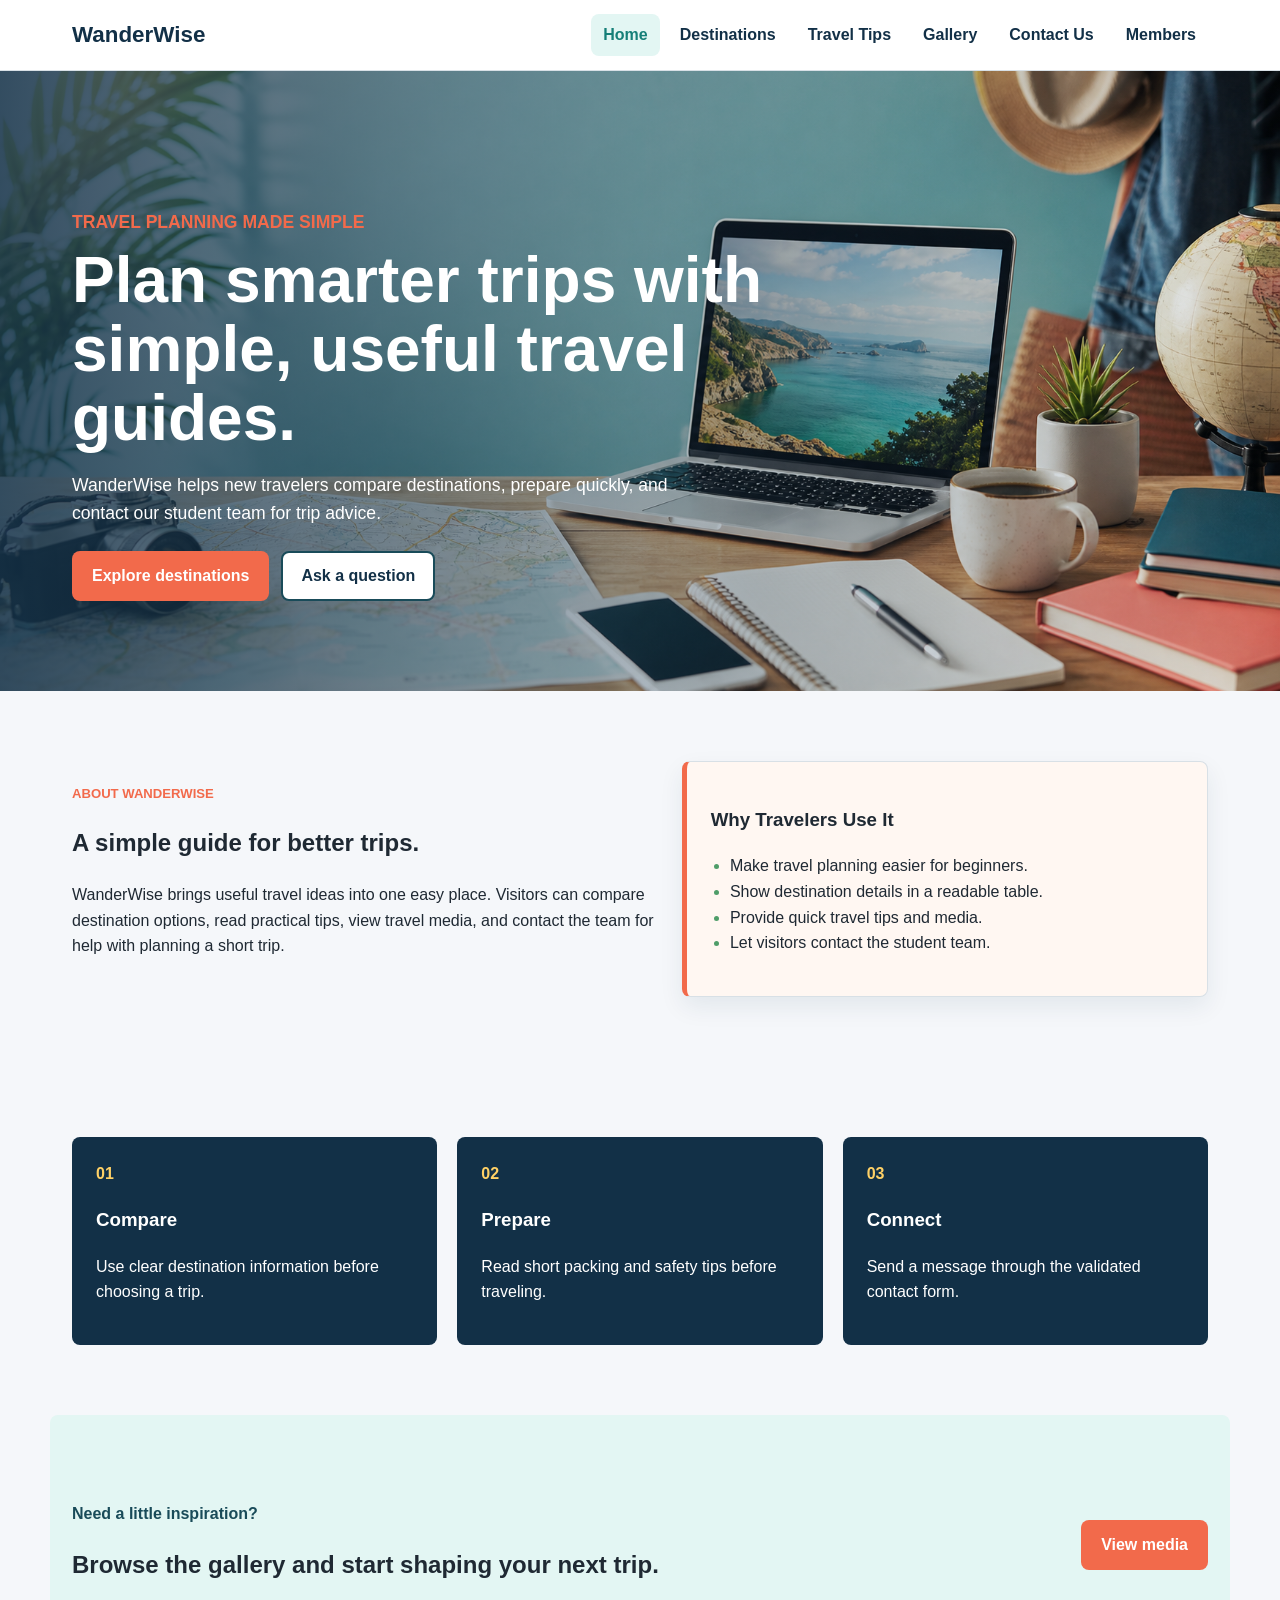
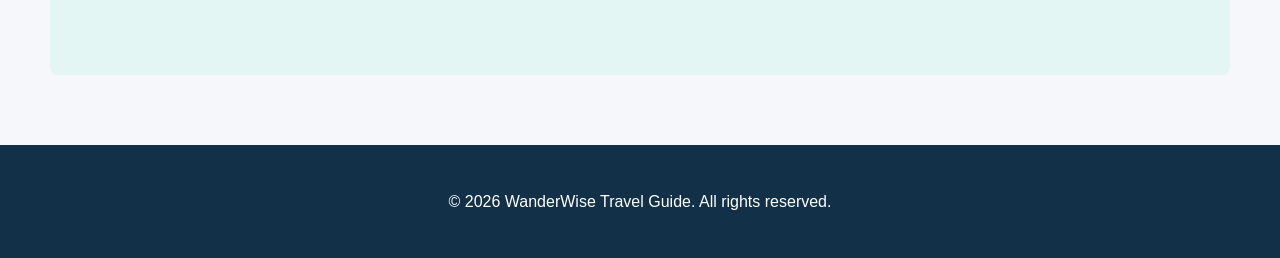
<file: index.html>
<!DOCTYPE html>
<html lang="en">
<head>
  <meta charset="UTF-8">
  <meta name="viewport" content="width=device-width, initial-scale=1.0">
  <meta name="description" content="WanderWise is a simple travel guide for planning smarter short trips.">
  <title>WanderWise | Home</title>
  <link rel="stylesheet" href="assets/css/styles.css">
  <style>
    #home-highlight {
      border-left: 5px solid #f26a4b;
      background: #fff7f2;
    }

    .hero-note {
      color: #194b59;
      font-weight: 700;
    }
  </style>
</head>
<body>
  <header class="site-header">
    <nav class="navbar" aria-label="Main navigation">
      <a class="brand" href="index.html">WanderWise</a>
      <button class="menu-toggle" type="button" aria-label="Toggle navigation" aria-expanded="false">Menu</button>
      <ul class="nav-links">
        <li><a href="index.html">Home</a></li>
        <li><a href="destinations.html">Destinations</a></li>
        <li><a href="tips.html">Travel Tips</a></li>
        <li><a href="gallery.html">Gallery</a></li>
        <li><a href="contact.html">Contact Us</a></li>
        <li><a href="members.html">Members</a></li>
      </ul>
    </nav>
  </header>

  <main>
    <section class="hero" aria-label="Travel planning introduction">
      <img src="assets/images/hero-travel.png" alt="Travel planning desk with laptop, map, notebook, and coffee">
      <div class="hero-content">
        <p class="eyebrow">Travel Planning Made Simple</p>
        <h1>Plan smarter trips with simple, useful travel guides.</h1>
        <p>WanderWise helps new travelers compare destinations, prepare quickly, and contact our student team for trip advice.</p>
        <div class="button-row">
          <a class="btn primary" href="destinations.html">Explore destinations</a>
          <a class="btn secondary" href="contact.html" style="border-color:#194b59;">Ask a question</a>
        </div>
      </div>
    </section>

    <section class="section two-column">
      <div>
        <p class="section-label">About WanderWise</p>
        <h2>A simple guide for better trips.</h2>
        <p>WanderWise brings useful travel ideas into one easy place. Visitors can compare destination options, read practical tips, view travel media, and contact the team for help with planning a short trip.</p>
      </div>
      <aside class="info-panel" id="home-highlight">
        <h3>Why Travelers Use It</h3>
        <ul class="check-list">
          <li>Make travel planning easier for beginners.</li>
          <li>Show destination details in a readable table.</li>
          <li>Provide quick travel tips and media.</li>
          <li>Let visitors contact the student team.</li>
        </ul>
      </aside>
    </section>

    <section class="section feature-strip">
      <article>
        <span class="feature-number">01</span>
        <h3>Compare</h3>
        <p>Use clear destination information before choosing a trip.</p>
      </article>
      <article>
        <span class="feature-number">02</span>
        <h3>Prepare</h3>
        <p>Read short packing and safety tips before traveling.</p>
      </article>
      <article>
        <span class="feature-number">03</span>
        <h3>Connect</h3>
        <p>Send a message through the validated contact form.</p>
      </article>
    </section>

    <section class="section callout">
      <div>
        <p class="hero-note">Need a little inspiration?</p>
        <h2>Browse the gallery and start shaping your next trip.</h2>
      </div>
      <a class="btn primary" href="gallery.html">View media</a>
    </section>
  </main>

  <footer class="site-footer">
    <p>&copy; <span id="year"></span> WanderWise Travel Guide. All rights reserved.</p>
  </footer>

  <script src="assets/js/main.js"></script>
</body>
</html>
</file>
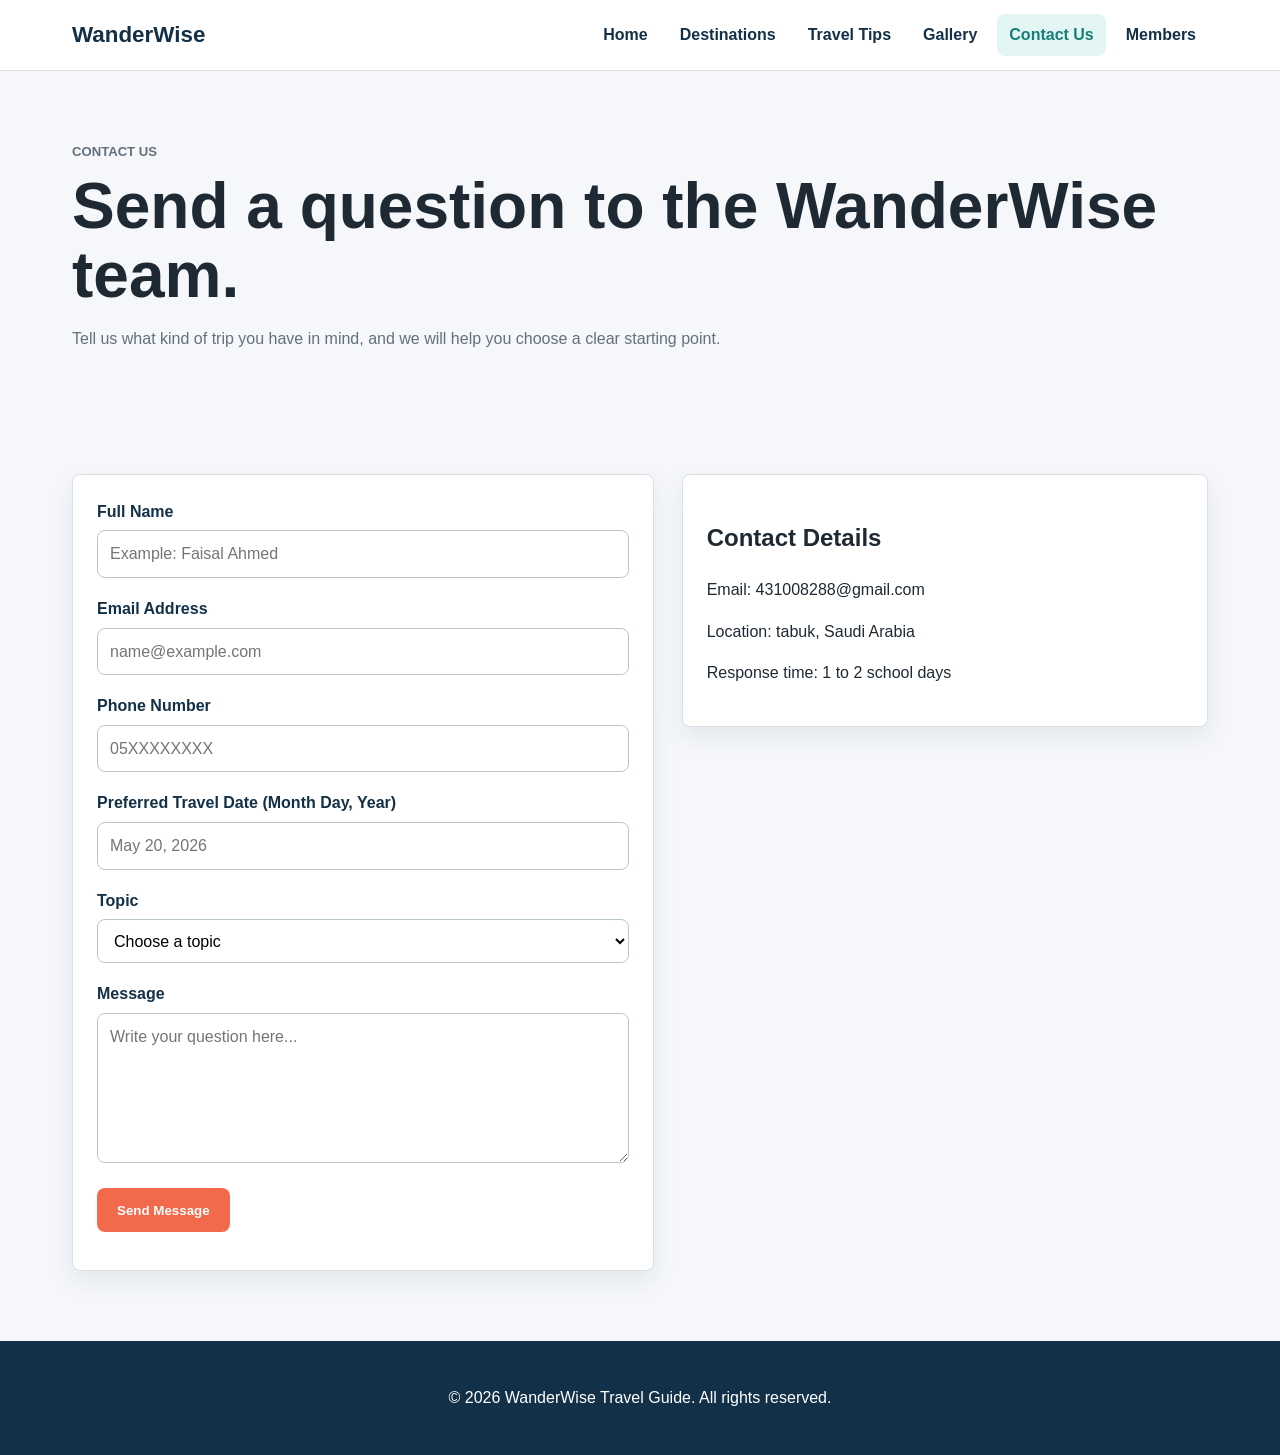
<file: contact.html>
<!DOCTYPE html>
<html lang="en">
<head>
  <meta charset="UTF-8">
  <meta name="viewport" content="width=device-width, initial-scale=1.0">
  <meta name="description" content="Contact the WanderWise student team with a validated form.">
  <title>WanderWise | Contact Us</title>
  <link rel="stylesheet" href="assets/css/styles.css">
</head>
<body>
  <header class="site-header">
    <nav class="navbar" aria-label="Main navigation">
      <a class="brand" href="index.html">WanderWise</a>
      <button class="menu-toggle" type="button" aria-label="Toggle navigation" aria-expanded="false">Menu</button>
      <ul class="nav-links">
        <li><a href="index.html">Home</a></li>
        <li><a href="destinations.html">Destinations</a></li>
        <li><a href="tips.html">Travel Tips</a></li>
        <li><a href="gallery.html">Gallery</a></li>
        <li><a href="contact.html">Contact Us</a></li>
        <li><a href="members.html">Members</a></li>
      </ul>
    </nav>
  </header>

  <main>
    <section class="page-heading">
      <p class="section-label">Contact Us</p>
      <h1>Send a question to the WanderWise team.</h1>
      <p>Tell us what kind of trip you have in mind, and we will help you choose a clear starting point.</p>
    </section>

    <section class="section contact-layout">
      <form id="contactForm" class="contact-form" action="#" method="post">
        <div class="form-row">
          <label for="fullName">Full Name</label>
          <input id="fullName" name="fullName" type="text" placeholder="Example: Faisal Ahmed" pattern="[A-Za-z ]{3,40}" title="Use 3 to 40 letters and spaces only." required>
        </div>

        <div class="form-row">
          <label for="email">Email Address</label>
          <input id="email" name="email" type="email" placeholder="name@example.com" required>
        </div>

        <div class="form-row">
          <label for="phone">Phone Number</label>
          <input id="phone" name="phone" type="tel" placeholder="05XXXXXXXX" pattern="05[0-9]{8}" title="Use a Saudi mobile number format such as 05XXXXXXXX." required>
        </div>

        <div class="form-row">
          <label for="travelDate">Preferred Travel Date (Month Day, Year)</label>
          <input id="travelDate" name="travelDate" type="text" placeholder="May 20, 2026" pattern="(January|February|March|April|May|June|July|August|September|October|November|December) ([1-9]|[12][0-9]|3[01]), [0-9]{4}" title="Write the date in English like May 20, 2026." required>
        </div>

        <div class="form-row">
          <label for="topic">Topic</label>
          <select id="topic" name="topic" required>
            <option value="">Choose a topic</option>
            <option value="destination">Destination advice</option>
            <option value="budget">Budget planning</option>
            <option value="packing">Packing tips</option>
            <option value="other">Other question</option>
          </select>
        </div>

        <div class="form-row">
          <label for="message">Message</label>
          <textarea id="message" name="message" rows="5" placeholder="Write your question here..." minlength="10" required></textarea>
        </div>

        <button class="btn primary" type="submit">Send Message</button>
        <p id="formStatus" class="form-status" aria-live="polite"></p>
      </form>

      <aside class="info-panel">
        <h2>Contact Details</h2>
        <p>Email: 431008288@gmail.com</p>
        <p>Location: tabuk, Saudi Arabia</p>
        <p>Response time: 1 to 2 school days</p>
      </aside>
    </section>
  </main>

  <footer class="site-footer">
    <p>&copy; <span id="year"></span> WanderWise Travel Guide. All rights reserved.</p>
  </footer>

  <script src="assets/js/main.js"></script>
</body>
</html>
</file>
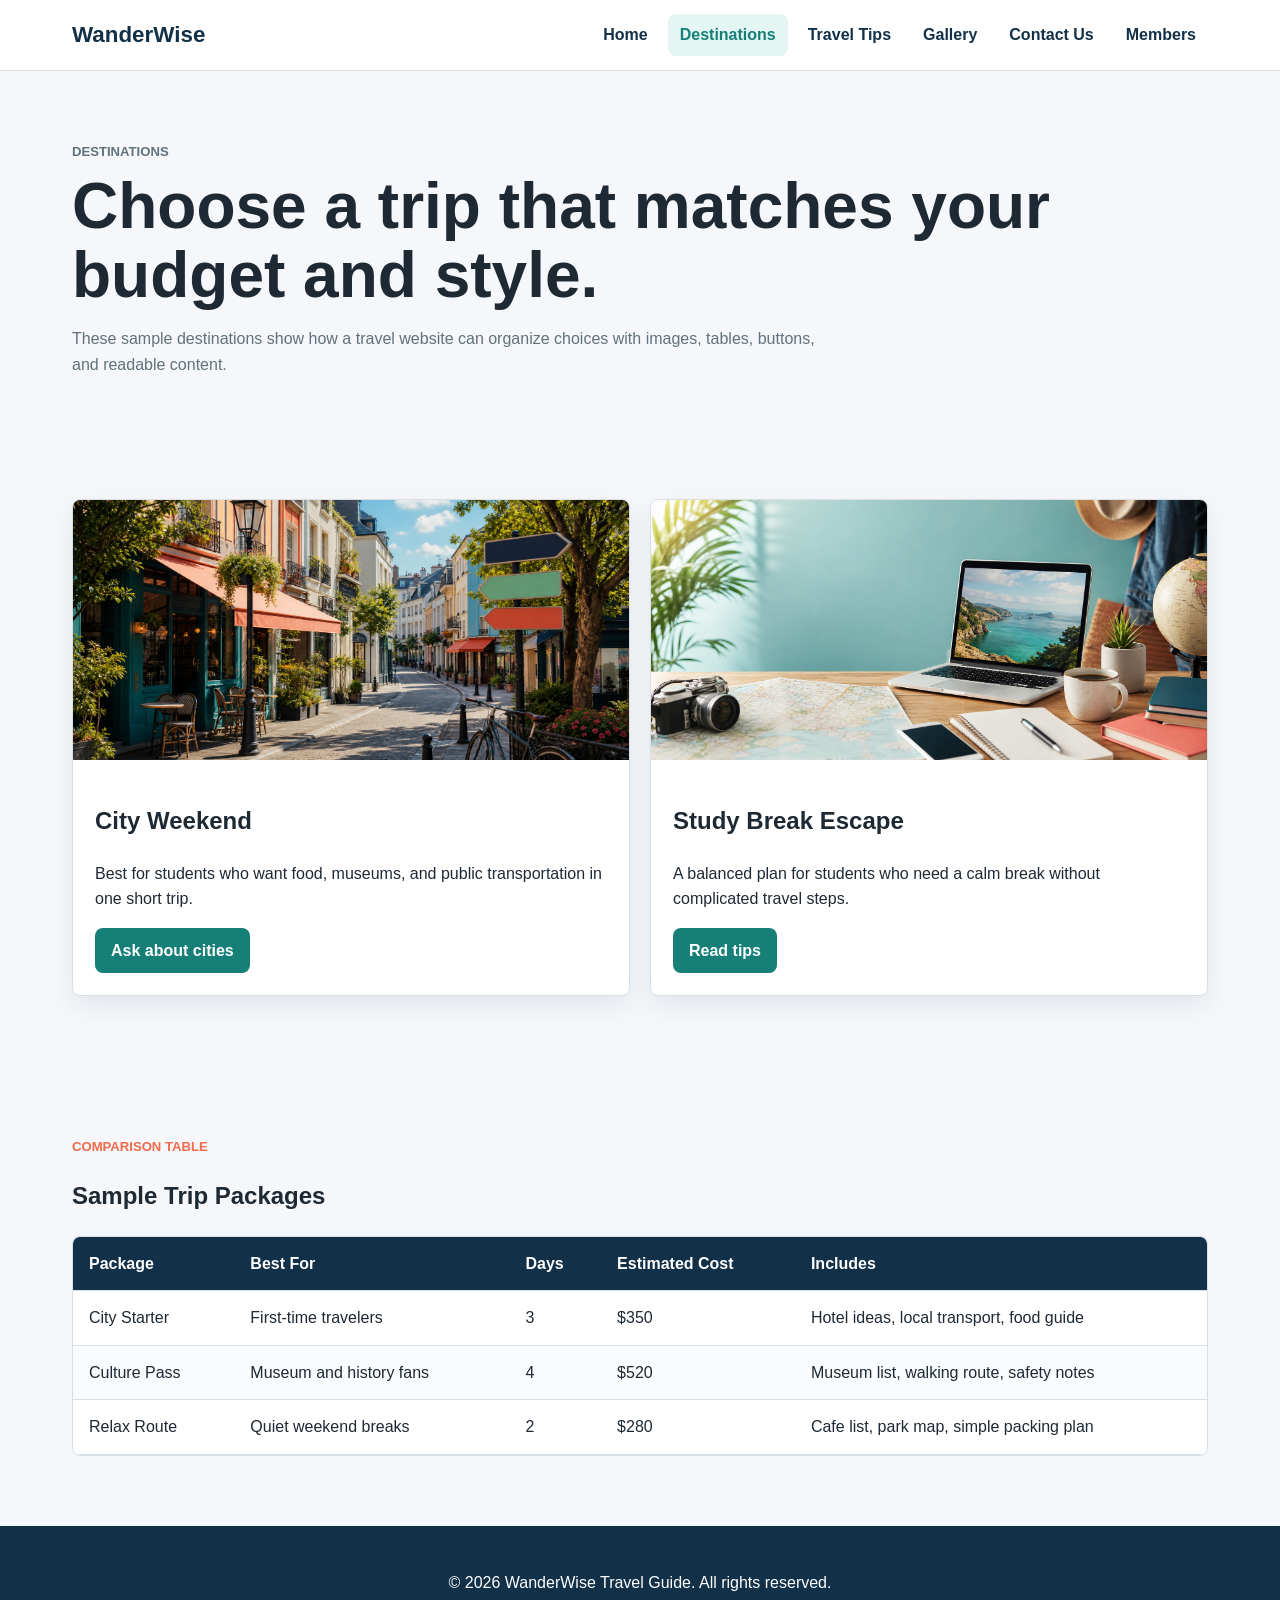
<file: destinations.html>
<!DOCTYPE html>
<html lang="en">
<head>
  <meta charset="UTF-8">
  <meta name="viewport" content="width=device-width, initial-scale=1.0">
  <meta name="description" content="Compare beginner-friendly travel destinations and sample trip costs.">
  <title>WanderWise | Destinations</title>
  <link rel="stylesheet" href="assets/css/styles.css">
</head>
<body>
  <header class="site-header">
    <nav class="navbar" aria-label="Main navigation">
      <a class="brand" href="index.html">WanderWise</a>
      <button class="menu-toggle" type="button" aria-label="Toggle navigation" aria-expanded="false">Menu</button>
      <ul class="nav-links">
        <li><a href="index.html">Home</a></li>
        <li><a href="destinations.html">Destinations</a></li>
        <li><a href="tips.html">Travel Tips</a></li>
        <li><a href="gallery.html">Gallery</a></li>
        <li><a href="contact.html">Contact Us</a></li>
        <li><a href="members.html">Members</a></li>
      </ul>
    </nav>
  </header>

  <main>
    <section class="page-heading">
      <p class="section-label">Destinations</p>
      <h1>Choose a trip that matches your budget and style.</h1>
      <p>These sample destinations show how a travel website can organize choices with images, tables, buttons, and readable content.</p>
    </section>

    <section class="section destination-grid">
      <article class="destination-card">
        <img src="assets/images/city-walk.png" alt="Sunny city street with colorful buildings and a bicycle">
        <div>
          <h2>City Weekend</h2>
          <p>Best for students who want food, museums, and public transportation in one short trip.</p>
          <a class="btn small" href="contact.html">Ask about cities</a>
        </div>
      </article>
      <article class="destination-card">
        <img src="assets/images/hero-travel.png" alt="Travel planning materials on a desk">
        <div>
          <h2>Study Break Escape</h2>
          <p>A balanced plan for students who need a calm break without complicated travel steps.</p>
          <a class="btn small" href="tips.html">Read tips</a>
        </div>
      </article>
    </section>

    <section class="section">
      <p class="section-label">Comparison Table</p>
      <h2>Sample Trip Packages</h2>
      <div class="table-wrap">
        <table>
          <thead>
            <tr>
              <th>Package</th>
              <th>Best For</th>
              <th>Days</th>
              <th>Estimated Cost</th>
              <th>Includes</th>
            </tr>
          </thead>
          <tbody>
            <tr>
              <td>City Starter</td>
              <td>First-time travelers</td>
              <td>3</td>
              <td>$350</td>
              <td>Hotel ideas, local transport, food guide</td>
            </tr>
            <tr>
              <td>Culture Pass</td>
              <td>Museum and history fans</td>
              <td>4</td>
              <td>$520</td>
              <td>Museum list, walking route, safety notes</td>
            </tr>
            <tr>
              <td>Relax Route</td>
              <td>Quiet weekend breaks</td>
              <td>2</td>
              <td>$280</td>
              <td>Cafe list, park map, simple packing plan</td>
            </tr>
          </tbody>
        </table>
      </div>
    </section>
  </main>

  <footer class="site-footer">
    <p>&copy; <span id="year"></span> WanderWise Travel Guide. All rights reserved.</p>
  </footer>

  <script src="assets/js/main.js"></script>
</body>
</html>
</file>
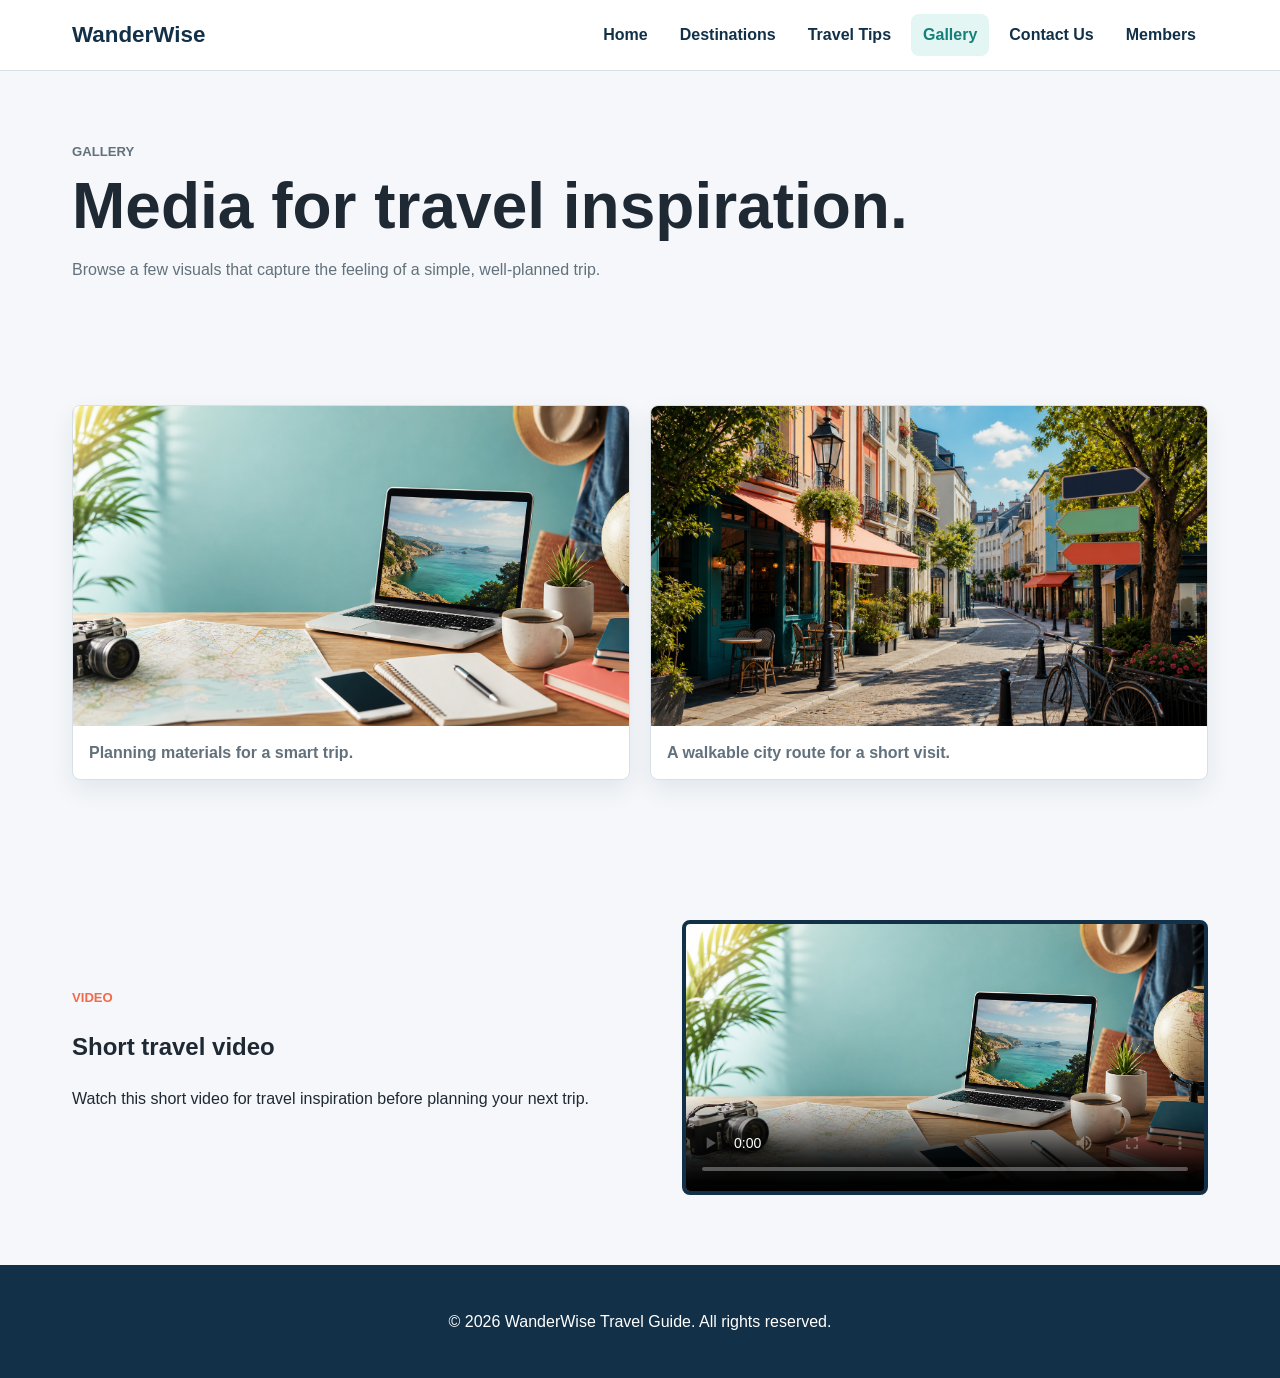
<file: gallery.html>
<!DOCTYPE html>
<html lang="en">
<head>
  <meta charset="UTF-8">
  <meta name="viewport" content="width=device-width, initial-scale=1.0">
  <meta name="description" content="Travel images and a video resource for WanderWise visitors.">
  <title>WanderWise | Gallery</title>
  <link rel="stylesheet" href="assets/css/styles.css">
</head>
<body>
  <header class="site-header">
    <nav class="navbar" aria-label="Main navigation">
      <a class="brand" href="index.html">WanderWise</a>
      <button class="menu-toggle" type="button" aria-label="Toggle navigation" aria-expanded="false">Menu</button>
      <ul class="nav-links">
        <li><a href="index.html">Home</a></li>
        <li><a href="destinations.html">Destinations</a></li>
        <li><a href="tips.html">Travel Tips</a></li>
        <li><a href="gallery.html">Gallery</a></li>
        <li><a href="contact.html">Contact Us</a></li>
        <li><a href="members.html">Members</a></li>
      </ul>
    </nav>
  </header>

  <main>
    <section class="page-heading">
      <p class="section-label">Gallery</p>
      <h1>Media for travel inspiration.</h1>
      <p>Browse a few visuals that capture the feeling of a simple, well-planned trip.</p>
    </section>

    <section class="section gallery-grid" aria-label="Travel image gallery">
      <figure>
        <img src="assets/images/hero-travel.png" alt="Travel desk with planning tools">
        <figcaption>Planning materials for a smart trip.</figcaption>
      </figure>
      <figure>
        <img src="assets/images/city-walk.png" alt="Walkable city scene with cafe and bicycle">
        <figcaption>A walkable city route for a short visit.</figcaption>
      </figure>
    </section>

    <section class="section media-section">
      <div>
        <p class="section-label">Video</p>
        <h2>Short travel video</h2>
        <p>Watch this short video for travel inspiration before planning your next trip.</p>
      </div>
      <video class="travel-video" controls poster="assets/images/hero-travel.png">
        <source src="https://interactive-examples.mdn.mozilla.net/media/cc0-videos/flower.mp4" type="video/mp4">
        Your browser does not support the video tag.
      </video>
    </section>
  </main>

  <footer class="site-footer">
    <p>&copy; <span id="year"></span> WanderWise Travel Guide. All rights reserved.</p>
  </footer>

  <script src="assets/js/main.js"></script>
</body>
</html>
</file>
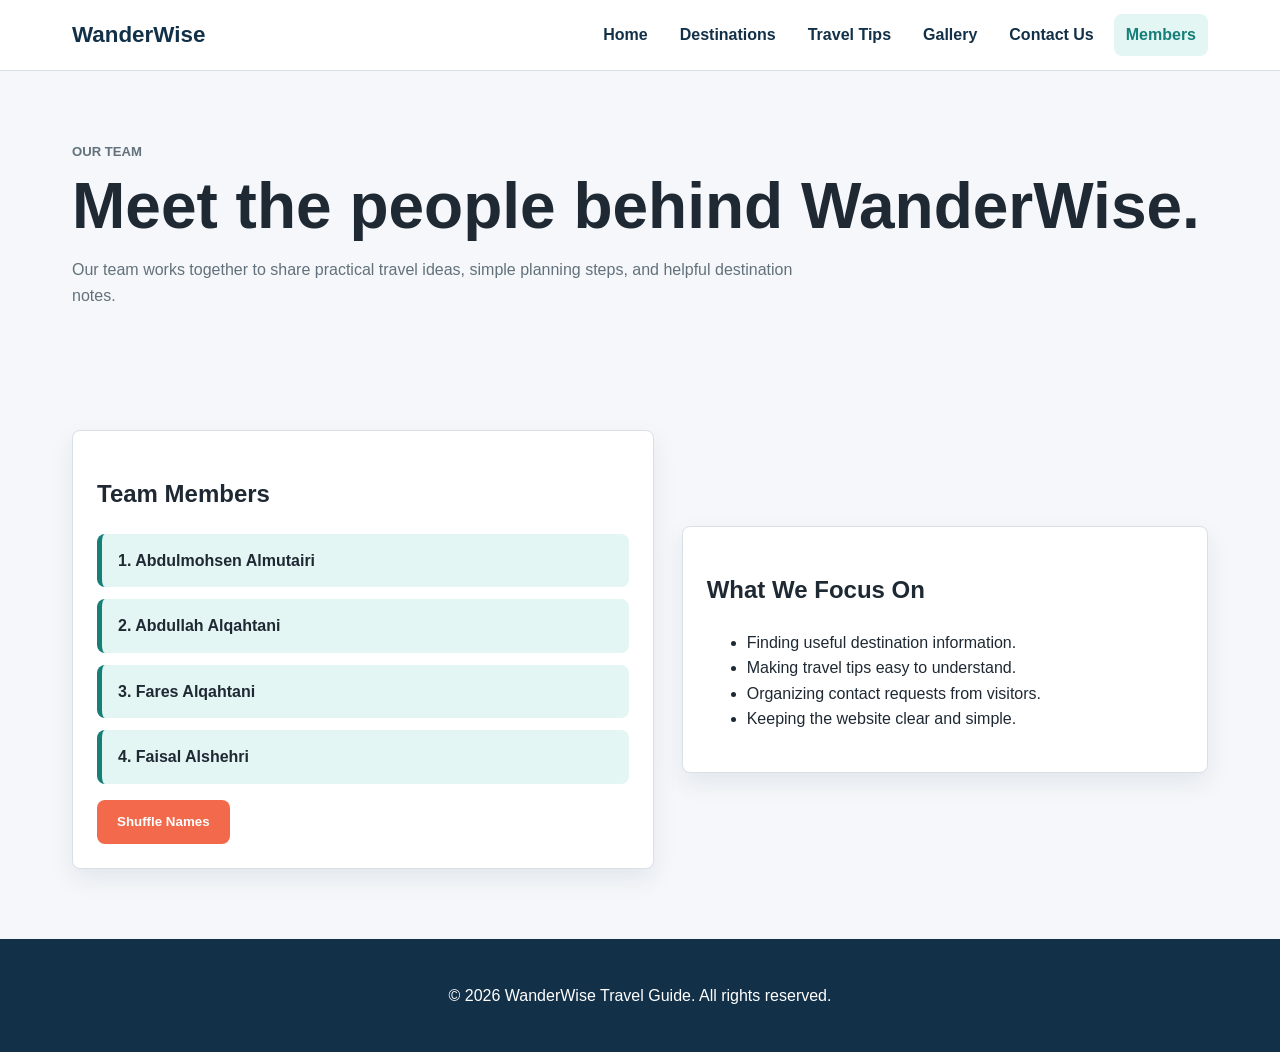
<file: members.html>
<!DOCTYPE html>
<html lang="en">
<head>
  <meta charset="UTF-8">
  <meta name="viewport" content="width=device-width, initial-scale=1.0">
  <meta name="description" content="Meet the WanderWise team.">
  <title>WanderWise | Group Members</title>
  <link rel="stylesheet" href="assets/css/styles.css">
</head>
<body>
  <header class="site-header">
    <nav class="navbar" aria-label="Main navigation">
      <a class="brand" href="index.html">WanderWise</a>
      <button class="menu-toggle" type="button" aria-label="Toggle navigation" aria-expanded="false">Menu</button>
      <ul class="nav-links">
        <li><a href="index.html">Home</a></li>
        <li><a href="destinations.html">Destinations</a></li>
        <li><a href="tips.html">Travel Tips</a></li>
        <li><a href="gallery.html">Gallery</a></li>
        <li><a href="contact.html">Contact Us</a></li>
        <li><a href="members.html">Members</a></li>
      </ul>
    </nav>
  </header>

  <main>
    <section class="page-heading">
      <p class="section-label">Our Team</p>
      <h1>Meet the people behind WanderWise.</h1>
      <p>Our team works together to share practical travel ideas, simple planning steps, and helpful destination notes.</p>
    </section>

    <section class="section member-section">
      <div class="member-panel">
        <h2>Team Members</h2>
        <ul id="memberList" class="member-list"></ul>
        <button id="shuffleMembers" class="btn primary" type="button">Shuffle Names</button>
      </div>

      <aside class="info-panel">
        <h2>What We Focus On</h2>
        <ul>
          <li>Finding useful destination information.</li>
          <li>Making travel tips easy to understand.</li>
          <li>Organizing contact requests from visitors.</li>
          <li>Keeping the website clear and simple.</li>
        </ul>
      </aside>
    </section>
  </main>

  <footer class="site-footer">
    <p>&copy; <span id="year"></span> WanderWise Travel Guide. All rights reserved.</p>
  </footer>

  <script src="assets/js/main.js"></script>
</body>
</html>
</file>
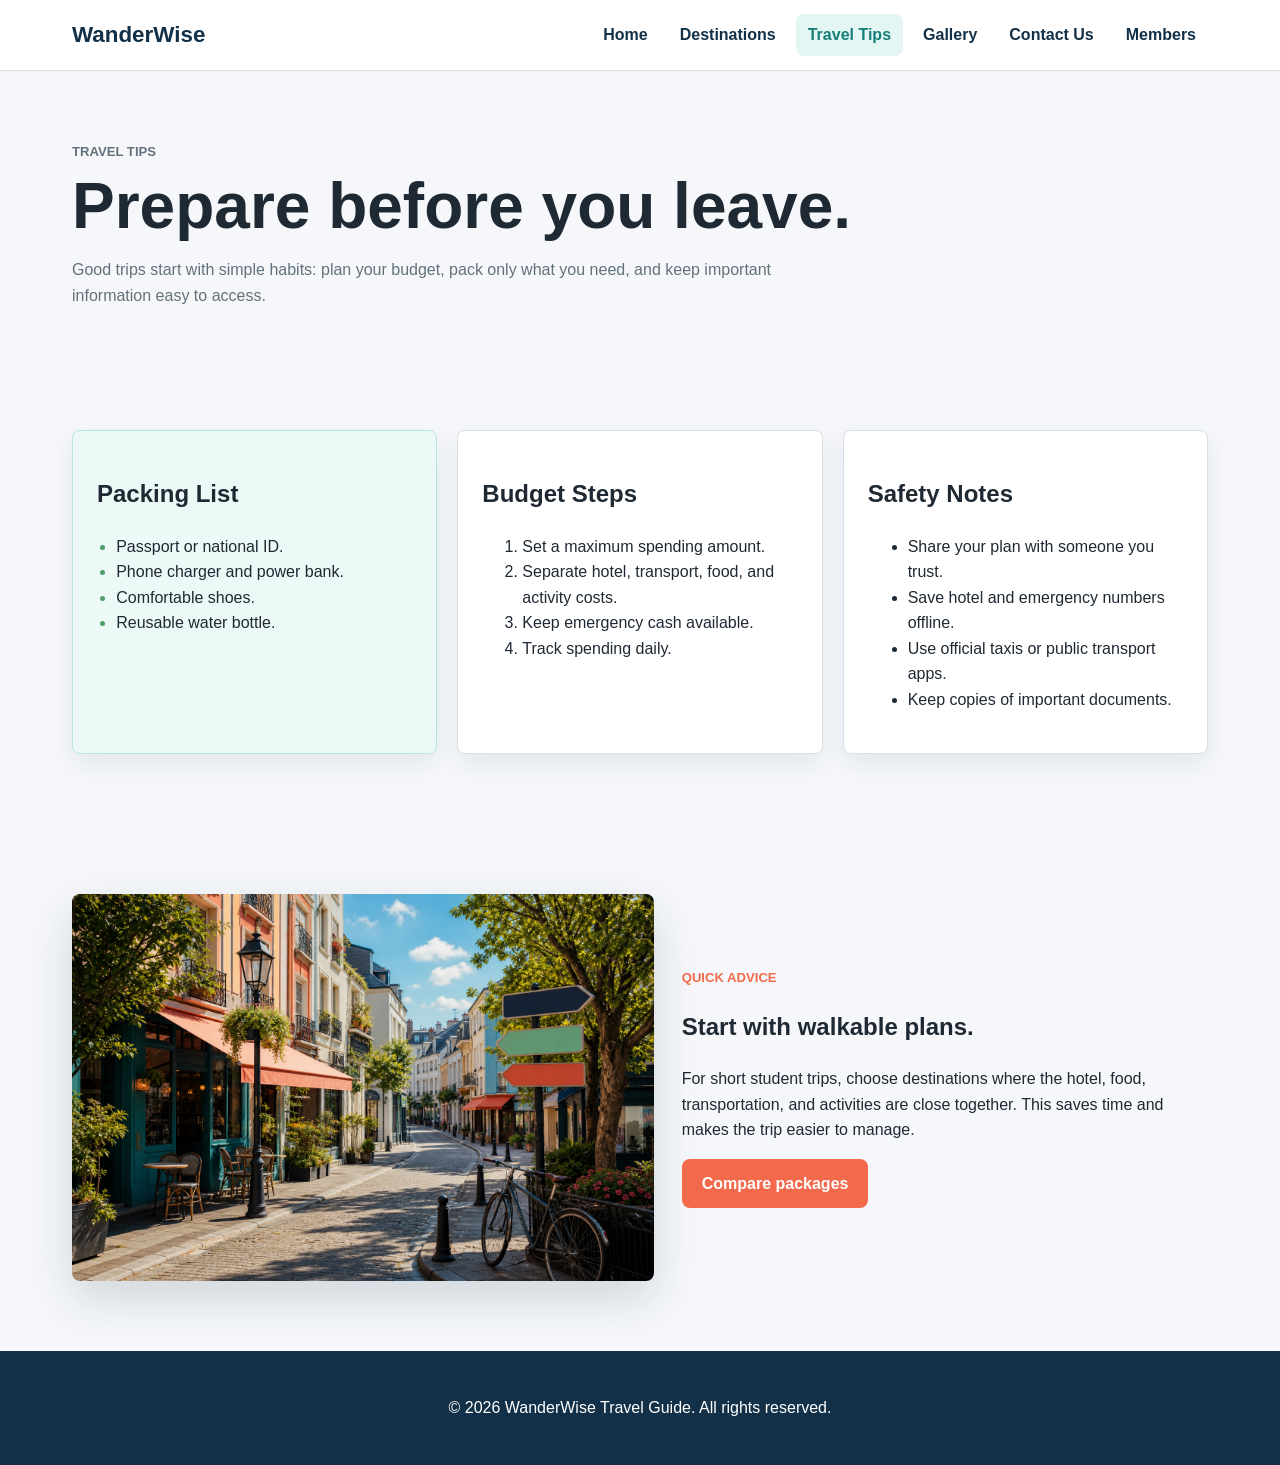
<file: tips.html>
<!DOCTYPE html>
<html lang="en">
<head>
  <meta charset="UTF-8">
  <meta name="viewport" content="width=device-width, initial-scale=1.0">
  <meta name="description" content="Short travel tips for packing, budgeting, and staying safe.">
  <title>WanderWise | Travel Tips</title>
  <link rel="stylesheet" href="assets/css/styles.css">
  <style>
    .tip-focus {
      background: #edf9f7;
      border: 1px solid #b9e6df;
    }
  </style>
</head>
<body>
  <header class="site-header">
    <nav class="navbar" aria-label="Main navigation">
      <a class="brand" href="index.html">WanderWise</a>
      <button class="menu-toggle" type="button" aria-label="Toggle navigation" aria-expanded="false">Menu</button>
      <ul class="nav-links">
        <li><a href="index.html">Home</a></li>
        <li><a href="destinations.html">Destinations</a></li>
        <li><a href="tips.html">Travel Tips</a></li>
        <li><a href="gallery.html">Gallery</a></li>
        <li><a href="contact.html">Contact Us</a></li>
        <li><a href="members.html">Members</a></li>
      </ul>
    </nav>
  </header>

  <main>
    <section class="page-heading">
      <p class="section-label">Travel Tips</p>
      <h1>Prepare before you leave.</h1>
      <p>Good trips start with simple habits: plan your budget, pack only what you need, and keep important information easy to access.</p>
    </section>

    <section class="section card-grid">
      <article class="tip-card tip-focus">
        <h2>Packing List</h2>
        <ul class="check-list">
          <li>Passport or national ID.</li>
          <li>Phone charger and power bank.</li>
          <li>Comfortable shoes.</li>
          <li>Reusable water bottle.</li>
        </ul>
      </article>
      <article class="tip-card">
        <h2>Budget Steps</h2>
        <ol>
          <li>Set a maximum spending amount.</li>
          <li>Separate hotel, transport, food, and activity costs.</li>
          <li>Keep emergency cash available.</li>
          <li>Track spending daily.</li>
        </ol>
      </article>
      <article class="tip-card">
        <h2>Safety Notes</h2>
        <ul>
          <li>Share your plan with someone you trust.</li>
          <li>Save hotel and emergency numbers offline.</li>
          <li>Use official taxis or public transport apps.</li>
          <li>Keep copies of important documents.</li>
        </ul>
      </article>
    </section>

    <section class="section two-column">
      <img class="rounded-image" src="assets/images/city-walk.png" alt="Sunny city street for walking travel">
      <div>
        <p class="section-label">Quick Advice</p>
        <h2>Start with walkable plans.</h2>
        <p>For short student trips, choose destinations where the hotel, food, transportation, and activities are close together. This saves time and makes the trip easier to manage.</p>
        <a class="btn primary" href="destinations.html">Compare packages</a>
      </div>
    </section>
  </main>

  <footer class="site-footer">
    <p>&copy; <span id="year"></span> WanderWise Travel Guide. All rights reserved.</p>
  </footer>

  <script src="assets/js/main.js"></script>
</body>
</html>
</file>
<file: assets/css/styles.css>
:root {
  --navy: #123047;
  --teal: #157f78;
  --light-teal: #e3f6f3;
  --coral: #f26a4b;
  --yellow: #ffd166;
  --green: #4f9d69;
  --ink: #1f2933;
  --muted: #62717b;
  --paper: #ffffff;
  --soft: #f5f7fa;
  --border: #d8e0e6;
  --shadow: 0 18px 45px rgba(18, 48, 71, 0.16);
}

* {
  box-sizing: border-box;
}

body {
  margin: 0;
  font-family: Arial, Helvetica, sans-serif;
  color: var(--ink);
  background: var(--soft);
  line-height: 1.6;
}

img,
video {
  max-width: 100%;
  display: block;
}

a {
  color: inherit;
}

.site-header {
  position: sticky;
  top: 0;
  z-index: 10;
  background: rgba(255, 255, 255, 0.96);
  border-bottom: 1px solid var(--border);
}

.navbar {
  max-width: 1180px;
  margin: 0 auto;
  padding: 14px 22px;
  display: flex;
  align-items: center;
  justify-content: space-between;
  gap: 18px;
}

.brand {
  color: var(--navy);
  font-size: 1.4rem;
  font-weight: 800;
  text-decoration: none;
}

.nav-links {
  margin: 0;
  padding: 0;
  display: flex;
  align-items: center;
  gap: 8px;
  list-style: none;
}

.nav-links a {
  display: inline-flex;
  align-items: center;
  min-height: 42px;
  padding: 8px 12px;
  color: var(--navy);
  border-radius: 8px;
  font-weight: 700;
  text-decoration: none;
}

.nav-links a:hover,
.nav-links a.active {
  background: var(--light-teal);
  color: var(--teal);
}

.menu-toggle {
  display: none;
  border: 1px solid var(--border);
  background: var(--paper);
  color: var(--navy);
  border-radius: 8px;
  padding: 8px 12px;
  font-weight: 700;
  cursor: pointer;
}

.hero {
  min-height: 620px;
  position: relative;
  display: grid;
  align-items: end;
  overflow: hidden;
  color: #ffffff;
}

.hero img {
  position: absolute;
  inset: 0;
  width: 100%;
  height: 100%;
  object-fit: cover;
}

.hero::after {
  content: "";
  position: absolute;
  inset: 0;
  background: linear-gradient(90deg, rgba(18, 48, 71, 0.86), rgba(18, 48, 71, 0.36), rgba(18, 48, 71, 0.08));
}

.hero-content {
  position: relative;
  z-index: 1;
  max-width: 760px;
  padding: 80px 22px 90px;
  margin-left: max(22px, calc((100vw - 1180px) / 2));
}

.hero h1,
.page-heading h1 {
  margin: 0;
  line-height: 1.08;
  font-size: clamp(2.3rem, 5vw, 4.9rem);
}

.hero p {
  max-width: 650px;
  font-size: 1.1rem;
}

.eyebrow,
.section-label {
  margin: 0 0 10px;
  color: var(--coral);
  font-size: 0.82rem;
  font-weight: 800;
  text-transform: uppercase;
}

.button-row {
  display: flex;
  flex-wrap: wrap;
  gap: 12px;
  margin-top: 24px;
}

.btn {
  display: inline-flex;
  align-items: center;
  justify-content: center;
  min-height: 44px;
  padding: 10px 18px;
  border: 2px solid transparent;
  border-radius: 8px;
  font-weight: 800;
  text-decoration: none;
  cursor: pointer;
}

.btn.primary {
  background: var(--coral);
  color: #ffffff;
}

.btn.primary:hover {
  background: #d95337;
}

.btn.secondary {
  background: #ffffff;
  color: var(--navy);
}

.btn.small {
  min-height: 38px;
  padding: 8px 14px;
  background: var(--teal);
  color: #ffffff;
}

.section,
.page-heading {
  max-width: 1180px;
  margin: 0 auto;
  padding: 70px 22px;
}

.page-heading {
  padding-bottom: 36px;
}

.page-heading p {
  max-width: 760px;
  color: var(--muted);
}

.two-column,
.contact-layout,
.member-section,
.media-section {
  display: grid;
  grid-template-columns: minmax(0, 1.05fr) minmax(280px, 0.95fr);
  gap: 28px;
  align-items: center;
}

.info-panel,
.tip-card,
.member-panel,
.contact-form,
.destination-card,
figure {
  background: var(--paper);
  border: 1px solid var(--border);
  border-radius: 8px;
  box-shadow: 0 10px 24px rgba(18, 48, 71, 0.08);
}

.info-panel,
.tip-card,
.member-panel,
.contact-form {
  padding: 24px;
}

.feature-strip,
.card-grid,
.destination-grid,
.gallery-grid {
  display: grid;
  grid-template-columns: repeat(3, minmax(0, 1fr));
  gap: 20px;
}

.feature-strip article {
  padding: 24px;
  background: var(--navy);
  color: #ffffff;
  border-radius: 8px;
}

.feature-number {
  color: var(--yellow);
  font-weight: 900;
}

.callout {
  display: flex;
  align-items: center;
  justify-content: space-between;
  gap: 20px;
  background: var(--light-teal);
  border-radius: 8px;
  margin-bottom: 70px;
}

.check-list {
  padding-left: 1.2rem;
}

.check-list li::marker {
  color: var(--green);
}

.destination-grid {
  grid-template-columns: repeat(2, minmax(0, 1fr));
}

.destination-card {
  overflow: hidden;
}

.destination-card img {
  width: 100%;
  height: 260px;
  object-fit: cover;
}

.destination-card div {
  padding: 22px;
}

.table-wrap {
  overflow-x: auto;
  background: var(--paper);
  border: 1px solid var(--border);
  border-radius: 8px;
}

table {
  width: 100%;
  border-collapse: collapse;
  min-width: 720px;
}

th,
td {
  padding: 14px 16px;
  text-align: left;
  border-bottom: 1px solid var(--border);
}

th {
  background: var(--navy);
  color: #ffffff;
}

tr:nth-child(even) td {
  background: #f9fbfc;
}

.rounded-image {
  width: 100%;
  border-radius: 8px;
  box-shadow: var(--shadow);
}

.gallery-grid {
  grid-template-columns: repeat(2, minmax(0, 1fr));
}

figure {
  margin: 0;
  overflow: hidden;
}

figure img {
  width: 100%;
  height: 320px;
  object-fit: cover;
}

figcaption {
  padding: 14px 16px;
  color: var(--muted);
  font-weight: 700;
}

.travel-video {
  width: 100%;
  border: 4px solid var(--navy);
  border-radius: 8px;
  background: #000000;
}

.contact-layout {
  align-items: start;
}

.form-row {
  margin-bottom: 18px;
}

label {
  display: block;
  margin-bottom: 6px;
  color: var(--navy);
  font-weight: 800;
}

input,
select,
textarea {
  width: 100%;
  min-height: 44px;
  padding: 10px 12px;
  border: 1px solid #b9c5cc;
  border-radius: 8px;
  font: inherit;
  background: #ffffff;
}

textarea {
  resize: vertical;
}

input:focus,
select:focus,
textarea:focus {
  outline: 3px solid rgba(21, 127, 120, 0.22);
  border-color: var(--teal);
}

.form-status {
  margin: 14px 0 0;
  color: var(--teal);
  font-weight: 800;
}

.member-list {
  padding: 0;
  list-style: none;
}

.member-list li {
  margin-bottom: 12px;
  padding: 14px 16px;
  background: var(--light-teal);
  border-left: 5px solid var(--teal);
  border-radius: 8px;
  font-weight: 800;
}

.site-footer {
  padding: 28px 22px;
  color: #ffffff;
  background: var(--navy);
  text-align: center;
}

@media (max-width: 850px) {
  .menu-toggle {
    display: inline-flex;
  }

  .navbar {
    align-items: flex-start;
  }

  .nav-links {
    display: none;
    width: 100%;
    flex-direction: column;
    align-items: stretch;
    position: absolute;
    top: 67px;
    left: 0;
    padding: 14px 22px;
    background: #ffffff;
    border-bottom: 1px solid var(--border);
  }

  .nav-links.open {
    display: flex;
  }

  .hero {
    min-height: 560px;
  }

  .hero::after {
    background: rgba(18, 48, 71, 0.7);
  }

  .hero-content {
    padding-top: 110px;
    padding-bottom: 64px;
  }

  .two-column,
  .contact-layout,
  .member-section,
  .media-section,
  .destination-grid,
  .gallery-grid,
  .card-grid,
  .feature-strip {
    grid-template-columns: 1fr;
  }

  .callout {
    flex-direction: column;
    align-items: flex-start;
  }
}

@media (max-width: 520px) {
  .section,
  .page-heading {
    padding: 46px 16px;
  }

  .hero-content {
    margin-left: 0;
    padding-left: 16px;
    padding-right: 16px;
  }

  .button-row,
  .btn {
    width: 100%;
  }

  .btn {
    padding-left: 12px;
    padding-right: 12px;
  }

  figure img,
  .destination-card img {
    height: 220px;
  }
}
</file>
